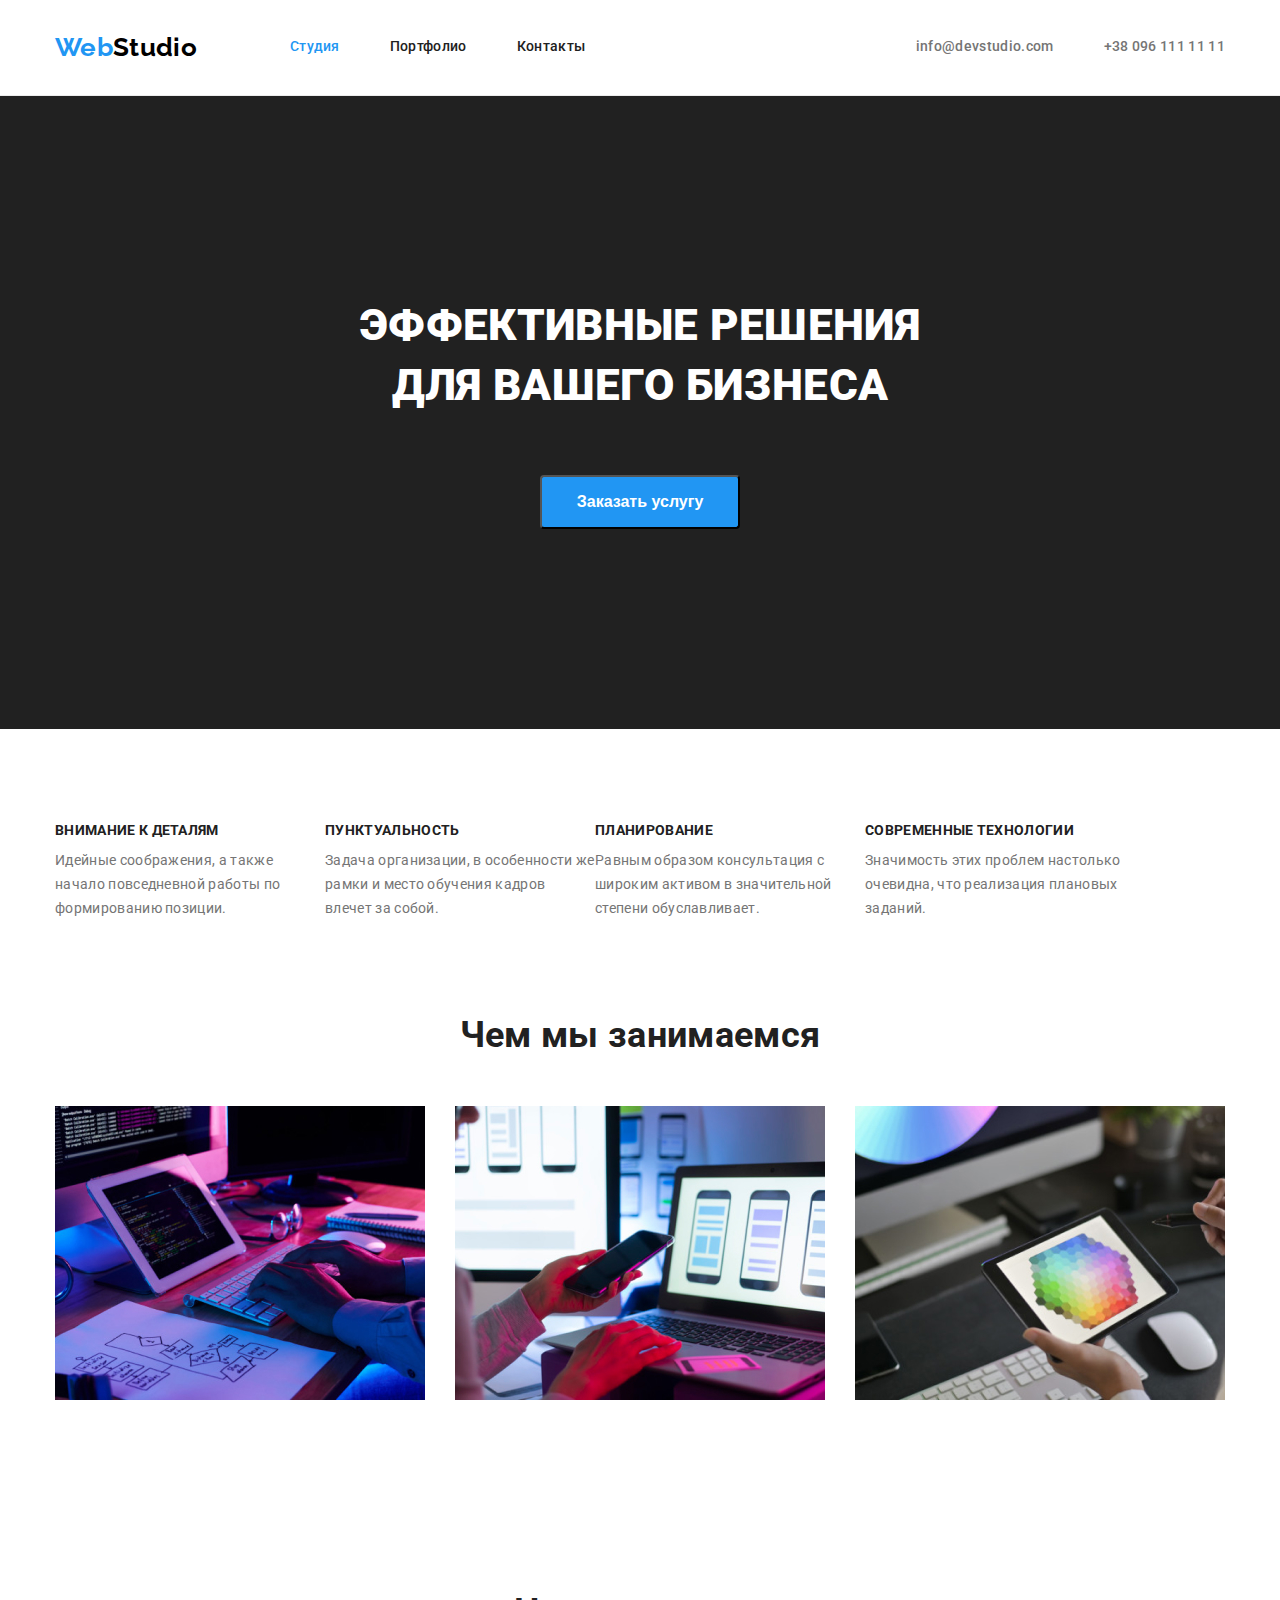
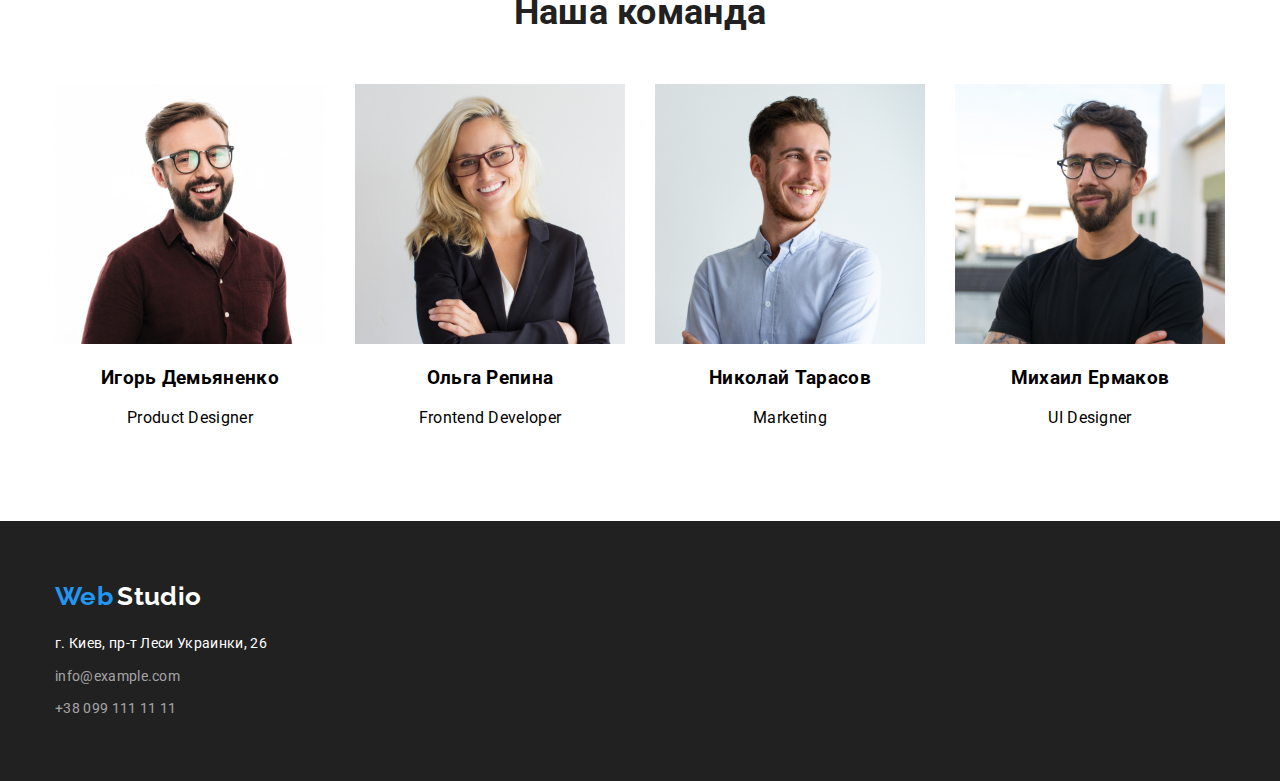
<file: index.html>
<!DOCTYPE html>
<html lang="ru">
<head>
    <meta charset="UTF-8">
    <meta name="viewport" content="width=device-width, initial-scale=1.0">
    <title>Document</title>
    <link rel="preconnect" href="https://fonts.gstatic.com">
    <link href="https://fonts.googleapis.com/css2?family=Raleway:wght@700&family=Roboto:wght@400;500;700;900&display=swap"
        rel="stylesheet">
    <link rel="stylesheet" href="./scc/common.css">
    <link rel="stylesheet" href="./scc/main.css">

</head>
<body class="page">
    <!--Шапка сайта-->
    <header class="head">
        <div class="container main-nav">
            <nav class="nav-points">
                
                <a href="./index.html" class="logo"> 
                    <span class="accent-web">Web</span>
                    <span class="accent-studio">Studio</span> 
                </a>
        
                <ul class="site-nav">
                    <li class="item"><a href="/" class="link current">Студия</a></li>
                    <li class="item"><a href="./portfolio.html" class="link">Портфолио</a></li>
                    <li class="item"><a href="/" class="link">Контакты</a></li>
                </ul>
            </nav>    
        
                <ul class="web-link">
                    <li class="item"><a href="mailto:info@devstudio.com" class="link-mail">info@devstudio.com</a></li>
                    <li class="item"><a href="tel:+380961111111" class="link-tel">+38 096 111 11 11</a></li>
                </ul>
        </div>
       
    </header>

    <!--Герой-->
<main>

        <section class="hero">
            <div class="container">
                <h1 class="hero-title">ЭФФЕКТИВНЫЕ РЕШЕНИЯ <br /> ДЛЯ ВАШЕГО БИЗНЕСА</h1>
                <button class="service">
                    Заказать услугу
                </button>
            </div>
            
        </section>
    
    <!--Действия-->
    <section class="actions">
       <div class="container">
        <h2 class="section visually-hidden">Действия</h2>

        <ul class="paragraph">
            <li class="item">
                <h3 class="paragraph-title">ВНИМАНИЕ К ДЕТАЛЯМ</h3>
                <p class="title">Идейные соображения, а также начало повседневной работы по формированию позиции.</p>
            </li>
            <li class="item">
                <h3  class="paragraph-title">ПУНКТУАЛЬНОСТЬ</h3>
                <p class="title">Задача организации, в особенности же рамки и место обучения кадров влечет за собой.</p>
            </li>
            <li class="item">
                <h3  class="paragraph-title">ПЛАНИРОВАНИЕ</h3>
                <p class="title">Равным образом консультация с широким активом в значительной степени обуславливает.</p>
            </li>
            <li class="item">
                <h3 class="paragraph-title">СОВРЕМЕННЫЕ ТЕХНОЛОГИИ</h3>
                <p class="title">Значимость этих проблем настолько очевидна, что реализация плановых заданий.</p>
            </li>
        </ul>
       </div>
    </section>
    <!--Чем мы занимаемся-->
    <section class="section">
        <div class="container">
            <h2 class="section-title">Чем мы занимаемся</h2>
            <ul class="work">
                <li class="item">
                    <img src="./images/box1.jpg" alt="делает вёрстку на компьютере" width="370"> 
                </li>
                <li class="item">
                    <img src="./images/box2.jpg" alt="синхронизирует смартфон с компьютером" width="370">
                </li>
                <li class="item">
                    <img src="./images/box3.jpg" alt="рисует на планшете" width="370">
                </li>
            </ul>
        </div>
       
    </section>
    <!--Наша команда-->
    <section class="section-command">
        <h2 class="section-title">Наша команда</h2>
        <div class="container">
                    <ul class="command-list">
                        <li class="item">
                            <img src="./images/img1.jpg" alt="фото игоря" width="270">
                            <h3 class="command-person">Игорь Демьяненко</h3>
                            <p class="title">Product Designer</p>
                        </li>
                        <li class="item">
                            <img src="./images/img2.jpg" alt="фото ольги" width="270">
                            <h3 class="command-person">Ольга Репина</h3>
                            <p class="title">Frontend Developer</p>
                        </li>
                        <li class="item">
                            <img src="./images/img3.jpg" alt="фото николая" width="270">
                            <h3 class="command-person">Николай Тарасов</h3>
                            <p class="title">Marketing</p>
                        </li>
                        <li class="item">
                            <img src="./images/img4.jpg" alt="фото михаила" width="270">
                            <h3 class="command-person">Михаил Ермаков</h3>
                            <p class="title">UI Designer</p>
                        </li>
                    </ul>
            
        </div>
       
    </section>
</main>
    <!--Подвал-->
  <footer class="footer">

    <div class="container">
        <a href="./index.html" class="footer-logo">
            <span class="footer-web">Web</span>
            <span class="footer-studio">Studio</span>
        </a>
        
        <address class="address">
             г. Киев, пр-т Леси Украинки, 26
        </address>
    
        <address class="footer-link">
            <a href="mailto:info@example.com" class="footer-mail">info@example.com</a><br />
            <a href="tel:+380991111111" class="footer-tel">+38 099 111 11 11</a>
        </address>
    </div>
  </footer>    
</body>
</html>
</file>
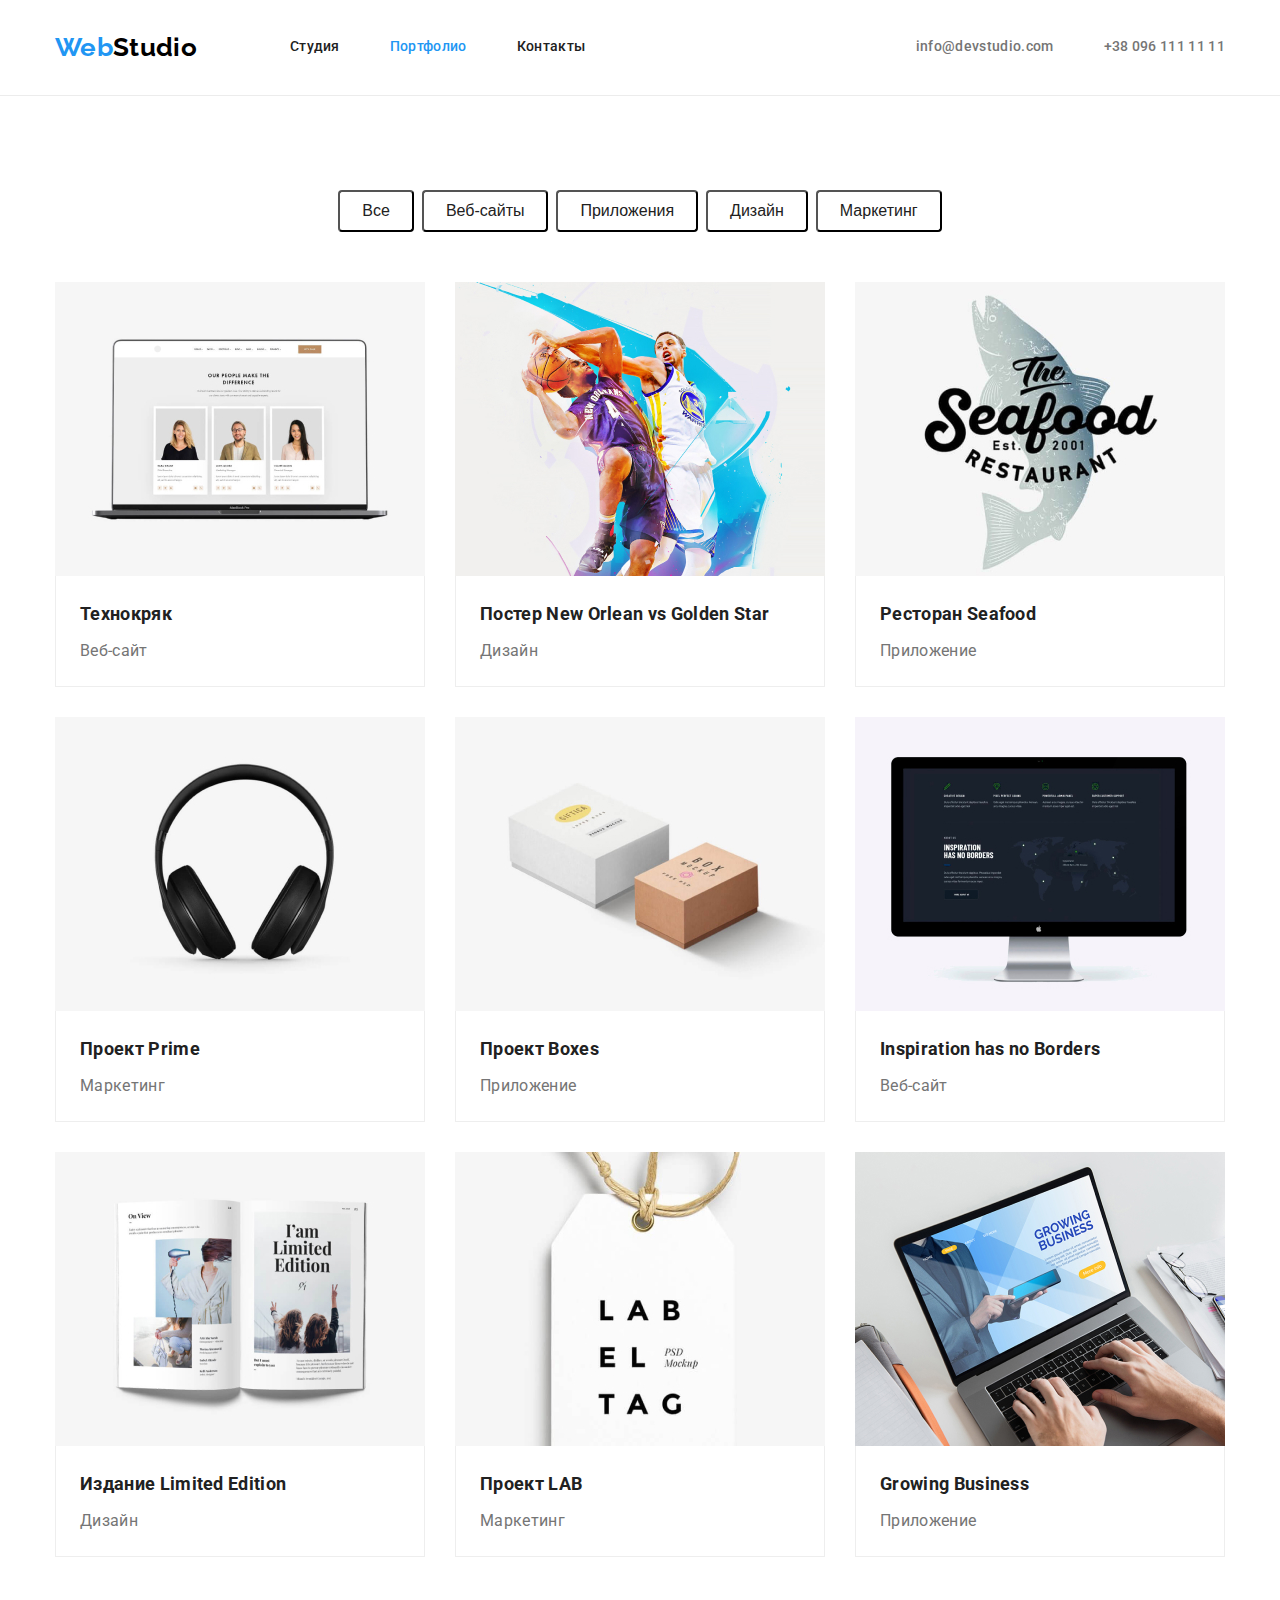
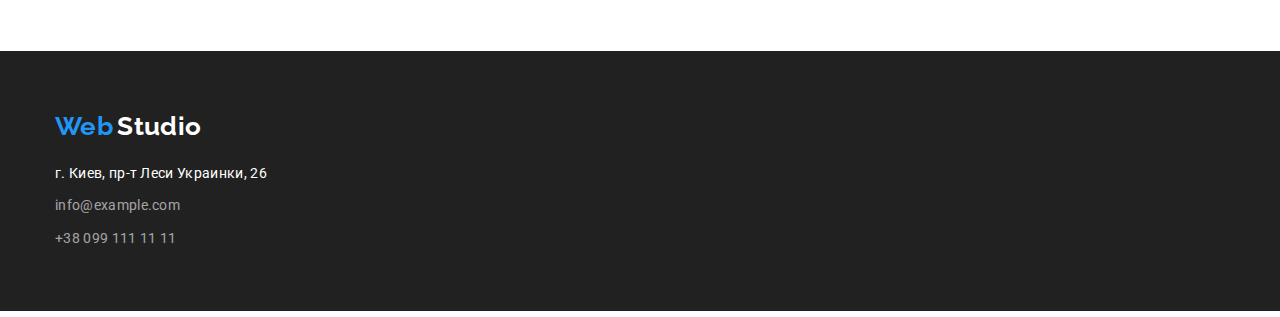
<file: portfolio.html>
<!DOCTYPE html>
<html lang="ru">

<head>
    <meta charset="UTF-8">
    <meta name="viewport" content="width=device-width, initial-scale=1.0">
    <title>Document</title>
    <link rel="preconnect" href="https://fonts.gstatic.com">
    <link href="https://fonts.googleapis.com/css2?family=Raleway:wght@700&family=Roboto:wght@400;500;700;900&display=swap"
        rel="stylesheet">
    <link rel="stylesheet" href="./scc/common.css">
    <link rel="stylesheet" href="./scc/portfolio.css">

</head>

<body class="page">
    <!--Шапка сайта-->
<header class="head">
    <div class="container main-nav">
        <nav class="nav-points">

            <a href="./index.html" class="logo">
                <span class="accent-web">Web</span>
                <span class="accent-studio">Studio</span>
            </a>

            <ul class="site-nav">
                <li class="item"><a href="./index.html" class="link">Студия</a></li>
                <li class="item"><a href="./portfolio.html" class="link current">Портфолио</a></li>
                <li class="item"><a href="/" class="link">Контакты</a></li>
            </ul>
        </nav>

        <ul class="web-link">
            <li class="item"><a href="mailto:info@devstudio.com" class="link-mail">info@devstudio.com</a></li>
            <li class="item"><a href="tel:+380961111111" class="link-tel">+38 096 111 11 11</a></li>
        </ul>
    </div>

</header>
    
<main>
    <section class="section">
        <div class="container">
            <h1 class="section-title visually-hidden">Наши работы</h1>

            <ul class="filter-nav nav">
                <li class="item"><button type="button" class="nav">Все</button></li>
                <li class="item"><button type="button" class="nav">Веб-сайты</button></li>
                <li class="item"><button type="button" class="nav">Приложения</button></li>
                <li class="item"><button type="button" class="nav">Дизайн</button></li>
                <li class="item"><button type="button" class="nav">Маркетинг</button></li>
            </ul>
        
            <ul class="cart-list">
                <li class="item">
                    <a href="/" class="link-cart">
                        <img class="card-image" src="images/cart1.jpg" alt="фотографии людей на экране ноутбука">
                            <div class="heading-title">
                                <h2 class="section-title">Технокряк</h2>
                                <p class="title">Веб-сайт</p>
                            </div>                                                    
                                <p class="style-hover visually-hidden">Технокряк это современная площадка распространения коронавируса. Компании используют эту
                            платформу для цифрового шпионажа и атак на защищённые сервера конкурентов.</p>
                    </a>
                </li>
                <li class="item">
                    <a href="/" class="link-cart">
                        <img class="card-image" src="images/cart2.jpg" alt="два баскетболиста">
                            <div class="heading-title">
                                <h2 class="section-title">Постер New Orlean vs Golden Star</h2>
                                <p class="title">Дизайн</p>
                            </div>
                                <p class="style-hover visually-hidden">Технокряк это современная площадка распространения коронавируса. Компании используют эту
                            платформу для цифрового шпионажа и атак на защищённые сервера конкурентов.</p>
                    </a>
                </li>
                <li class="item">
                    <a href="/" class="link-cart">
                        <img class="card-image" src="images/cart3.jpg" alt="логотип ресторана">
                            <div class="heading-title">
                                <h2 class="section-title">Ресторан Seafood</h2>
                                <p class="title">Приложение</p>
                            </div>
                                <p class="style-hover visually-hidden">Технокряк это современная площадка распространения коронавируса. Компании используют эту
                            платформу для цифрового шпионажа и атак на защищённые сервера конкурентов.</p>
                    </a>
                </li>
                <li class="item">
                    <a href="/" class="link-cart">
                        <img class="card-image" src="images/cart4.jpg" alt="наушники">
                            <div class="heading-title">
                                 <h2 class="section-title">Проект Prime</h2>
                                <p class="title">Маркетинг</p>
                            </div>
                                <p class="style-hover visually-hidden">Технокряк это современная площадка распространения коронавируса. Компании используют эту 
                            платформу для цифрового шпионажа и атак на защищённые сервера конкурентов.</p>
                    </a>
                </li>
                <li class="item">
                    <a href="/" class="link-cart">
                        <img class="card-image" src="images/cart5.jpg" alt="две коробки">
                            <div class="heading-title">
                                <h2 class="section-title">Проект Boxes</h2>
                                <p class="title">Приложение</p>
                            </div>
                                <p class="style-hover visually-hidden">Технокряк это современная площадка распространения коронавируса. Компании используют эту 
                            платформу для цифрового шпионажа и атак на защищённые сервера конкурентов.</p>
                    </a>
                </li>
                <li class="item">
                    <a href="/" class="link-cart">
                        <img class="card-image" src="images/cart6.jpg" alt="монитор компьютера">
                            <div class="heading-title">
                                <h2 class="section-title">Inspiration has no Borders</h2>
                                <p class="title">Веб-сайт</p>
                            </div>
                                <p class="style-hover visually-hidden">Технокряк это современная площадка распространения коронавируса. Компании используют эту 
                            платформу для цифрового шпионажа и атак на защищённые сервера конкурентов.</p>
                    </a>
                </li>
                <li class="item">
                    <a href="/" class="link-cart">
                        <img class="card-image" src="images/cart7.jpg" alt="открытая книга">
                            <div class="heading-title">
                                <h2 class="section-title">Издание Limited Edition</h2>
                                <p class="title">Дизайн</p>
                            </div>
                                <p class="style-hover visually-hidden">Технокряк это современная площадка распространения коронавируса. Компании используют эту
                            платформу для цифрового шпионажа и атак на защищённые сервера конкурентов.</p>
                    </a>
                </li>
                <li class="item">
                    <a href="/" class="link-cart">
                        <img class="card-image" src="images/cart8.jpg" alt="ярлык на нитке">
                            <div class="heading-title">
                                <h2 class="section-title">Проект LAB</h2>
                                <p class="title">Маркетинг</p>
                            </div>
                                <p class="style-hover visually-hidden">Технокряк это современная площадка распространения коронавируса. Компании используют эту
                            платформу для цифрового шпионажа и атак на защищённые сервера конкурентов.</p>
                    </a>
                </li>
                <li class="item">
                    <a href="/" class="link-cart">
                        <img class="card-image" src="images/cart9.jpg" alt="человек работющий за ноутбуком">
                            <div class="heading-title">
                                <h2 class="section-title">Growing Business</h2>
                                <p class="title">Приложение</p>
                            </div>
                                <p class="style-hover visually-hidden">Технокряк это современная площадка распространения коронавируса. Компании используют эту
                            платформу для цифрового шпионажа и атак на защищённые сервера конкурентов.</p>
                    </a>
                </li>
            </ul>
        </div>
       
    </section>    
</main>
    <!--Подвал-->
    <footer class="footer">
    
        <div class="container">
            <a href="./index.html" class="footer-logo">
                <span class="footer-web">Web</span>
                <span class="footer-studio">Studio</span>
            </a>
    
            <address class="address">
                г. Киев, пр-т Леси Украинки, 26
            </address>
    
            <address class="footer-link">
                <a href="mailto:info@example.com" class="footer-mail">info@example.com</a><br />
                <a href="tel:+380991111111" class="footer-tel">+38 099 111 11 11</a>
            </address>
        </div>
    </footer>
    </body>
    
    </html>
</file>
<file: scc/common.css>
html {
  box-sizing: border-box;
}

*,
*::before {
  box-sizing: border-box;
}

:root {
  --primary-text-color: #212121;
  --title-text-color: #757575;
  --accent-color: #2196f3;
  --background-color: #ffffff;
}

.page {
  background-color: var(--background-color);

  font-family: Roboto, sans-serif;
  letter-spacing: 0.02em;
  margin: 0;
}

a {
  text-decoration: none;
}

li {
  list-style: none;
}

ul {
  padding: 0;
  margin: 0;
}

p {
  padding: 0;
  margin: 0;
}

/* утилита спрятать */
.visually-hidden {
  position: absolute;
  clip: rect(0 0 0 0);
  width: 1px;
  height: 1px;
  margin: -1px;
}

.head {
  border-bottom-width: 1px;
  border-bottom-style: solid;
  border-bottom-color: #ececec;
}

/* main-nav */

.main-nav {
  display: flex;
  align-items: center;
}

/* Header */

/* .head {
  background-color: #cccccc;
} */

.container {
  padding-left: 15px;
  padding-right: 15px;

  margin-left: auto;
  margin-right: auto;
  width: 1200px;
  /* outline: 2px solid tomato; */
}

/* Logo */

.logo {
  display: block;
  padding-top: 32px;
  padding-bottom: 32px;
}

.logo {
  display: flex;
}

.accent-web {
  color: var(--accent-color);
  font-family: Raleway, sans-serif;

  font-weight: 700;
  font-size: 26px;
  line-height: 1.19;
}

.accent-studio {
  color: #000000;
  font-family: Raleway, sans-serif;

  font-weight: 700;
  font-size: 26px;
  line-height: 1.19;
}

.accent-studio:hover {
  color: var(--accent-color);
}

/* site nav */

.nav-points {
  display: flex;
}

.site-nav {
  display: flex;
  margin-left: 93px;
  align-items: center;
}

/* .site-nav .item {
  background-color: tomato;
} */

.site-nav .item + .item {
  margin-left: 50px;
}
.site-nav a {
  display: block;
  padding-top: 32px;
  padding-bottom: 32px;

  color: var(--primary-text-color);

  font-weight: 500;
  font-size: 14px;
  line-height: 1.14;
}

.site-nav a:hover,
.site-nav a:focus {
  color: var(--accent-color);
}

.site-nav .link.current {
  color: var(--accent-color);
}

.web-link {
  display: flex;
  margin-left: auto;
}

.web-link .item + .item {
  margin-left: 50px;
}

.web-link a {
  display: block;
  padding-top: 32px;
  padding-bottom: 32px;
}

.web-link .link-mail {
  color: var(--title-text-color);

  font-weight: 500;
  font-size: 14px;
  line-height: 1.14;
}

.web-link .link-mail:hover,
.web-link .link-mail:focus {
  color: var(--accent-color);
}

.web-link .link-tel {
  color: var(--title-text-color);

  font-weight: 500;
  font-size: 14px;
  line-height: 1.14;
}

.web-link .link-tel:hover,
.web-link .link-tel:focus {
  color: var(--accent-color);
}

/* Footer */

.footer {
  padding-top: 60px;
  padding-bottom: 60px;

  background-color: var(--primary-text-color);
}

.footer-logo {
  display: inline-block;
  margin-bottom: 20px;
}

.footer-web {
  color: var(--accent-color);
  font-family: Raleway, sans-serif;

  font-weight: 700;
  font-size: 26px;
  line-height: 1.19;
}

.footer-studio {
  color: var(--background-color);
  font-family: Raleway, sans-serif;

  font-weight: 700;
  font-size: 26px;
  line-height: 1.19;
}

.footer-studio:hover {
  color: var(--accent-color);
}

.address {
  margin-bottom: 9px;

  color: var(--background-color);

  font-style: normal;
  font-weight: normal;
  font-size: 14px;
  line-height: 1.71;
}

.footer-mail {
  display: inline-block;
  margin-bottom: 9px;

  color: rgba(255, 255, 255, 0.6);

  font-style: normal;
  font-weight: normal;
  font-size: 14px;
  line-height: 1.71;
}

.footer-link .footer-mail:hover,
.footer-link .footer-mail:focus {
  color: var(--accent-color);
}

.footer-tel {
  color: rgba(255, 255, 255, 0.6);

  font-style: normal;
  font-weight: normal;
  font-size: 14px;
  line-height: 1.71;
}

.footer-link .footer-tel:hover,
.footer-link .footer-tel:focus {
  color: var(--accent-color);
}
</file>
<file: scc/main.css>
/* Герой */

.hero {
  text-align: center;
  padding-top: 200px;
  padding-bottom: 200px;


  background-color: var(--primary-text-color);
}

.hero-title {
  margin-top: 0;
  padding-bottom: 30px;

  color: var(--background-color);

  font-weight: 900;
  font-size: 44px;
  line-height: 1.36;
}

/* button */
.service {
  display: inline-block;
  border-radius: 4px;
  padding: 10px 32px;
  min-width: 200px;

  background-color: var(--accent-color);
  color: var(--background-color);

  font-weight: 700;
  font-size: 16px;
  line-height: 1.87;
  text-align: center;

  cursor:pointer
}


/* заголовки */
.section-title {
  margin-top: 0;
  margin-bottom: 0;
  padding-bottom: 50px;

  color: var(--primary-text-color);

  font-weight: 700;
  font-size: 36px;
  line-height: 1.16;
  text-align: center;
}

/* paragraph */

.paragraph {
  display: flex;
  flex-wrap: wrap;
}

.paragraph .item {
  width: 270px;
}

.actions {
  padding-top: 94px;
  padding-bottom: 94px;

  /* background-color: #ccc; */
}

.section {
  padding-bottom: 94px;
  margin-top: 0;
  margin-bottom: 0;


  /* background-color: #ccc; */
}

.paragraph-title {
  margin-top: 0;
  margin-bottom: 0;
  padding-bottom: 10px;

  color: var(--primary-text-color);

  font-weight: 700;
  font-size: 14px;
  line-height: 1.14;
}

.paragraph .title {
  color: var(--title-text-color);

  font-weight: 400;
  font-size: 14px;
  line-height: 1.71;
}

.work {
  display: flex;
  flex-wrap: wrap;
}

.work > .item {
  width: 370px;
  margin-right: 30px;
  margin-bottom: 30px;
}

.work > .item:nth-child(3n) {
  margin-right: 0;
}

.work > .item:nth-last-child(-n + 3) {
  margin-bottom: 0;
}

/* command-list */

.section-command {
  padding-top: 94px;
  padding-bottom: 94px;
}

.command-list {
  display: flex;
  flex-wrap: wrap;
}

.command-list > .item {
  width: 270px;
  margin-right: 30px;
  text-align: center;
}

.command-list > .item:nth-child(4n) {
  margin-right: 0;

.section.command-person {
  margin-bottom: 10px;

  color: var(--primary-text-color);

  font-weight: 500;
  font-size: 16px;
  line-height: 1.18;
}

.command-list .title {
  color: var(--title-text-color);

  font-weight: 400;
  font-size: 16px;
  line-height: 1.18;
}
</file>
<file: scc/portfolio.css>
a {
  text-decoration: none;
}

li {
  list-style: none;
}

.section {
  padding-top: 94px;
  padding-bottom: 94px;
}

.filter-nav {
  display: flex;
  justify-content: center;
  padding-bottom: 50px;
}

.nav {
  cursor: pointer;
}

.filter-nav .item + .item {
  margin-left: 8px;
}

.filter-nav .nav {
  display: inline-block;
  border-radius: 4px;
  padding: 6px 22px;
  min-width: 73px;
  

  background-color: var(--background-color);
  color: var(--primary-text-color);

  font-weight: 500;
  font-size: 16px;
  line-height: 1.62;
}

.filter-nav .nav:hover,
.filter-nav .nav:focus {
  background-color: var(--accent-color);
  color: var(--background-color);
}

/* Карточки */

.cart-list {
  display: flex;
  flex-wrap: wrap;
}

.cart-list > .item {
  width: 370px;
  margin-right: 30px;
  margin-bottom: 30px;

  /* background-color: #ccc; */
}

.cart-list > .item:nth-child(3n) {
  margin-right: 0;
}

.cart-list > .item:nth-last-child(-n + 3) {
  margin-bottom: 0;
}

.section-title {
  margin-top: 0;
  margin-bottom: 0;
  padding-bottom: 4px;

  color: var(--primary-text-color);

  font-weight: bold;
  font-size: 18px;
  line-height: 2;
}

.cart-list .title {
  color: var(--title-text-color);

  font-weight: normal;
  font-size: 16px;
  line-height: 1.87;
}

.card-image {
  display: block;
}

.heading-title {
  padding: 20px 24px;
  border-right: 1px solid #eeeeee;
  border-bottom: 1px solid #eeeeee;
  border-left: 1px solid #eeeeee;
}

.cart-list .style-hover {
  color: var(--primary-text-color);
}
</file>
